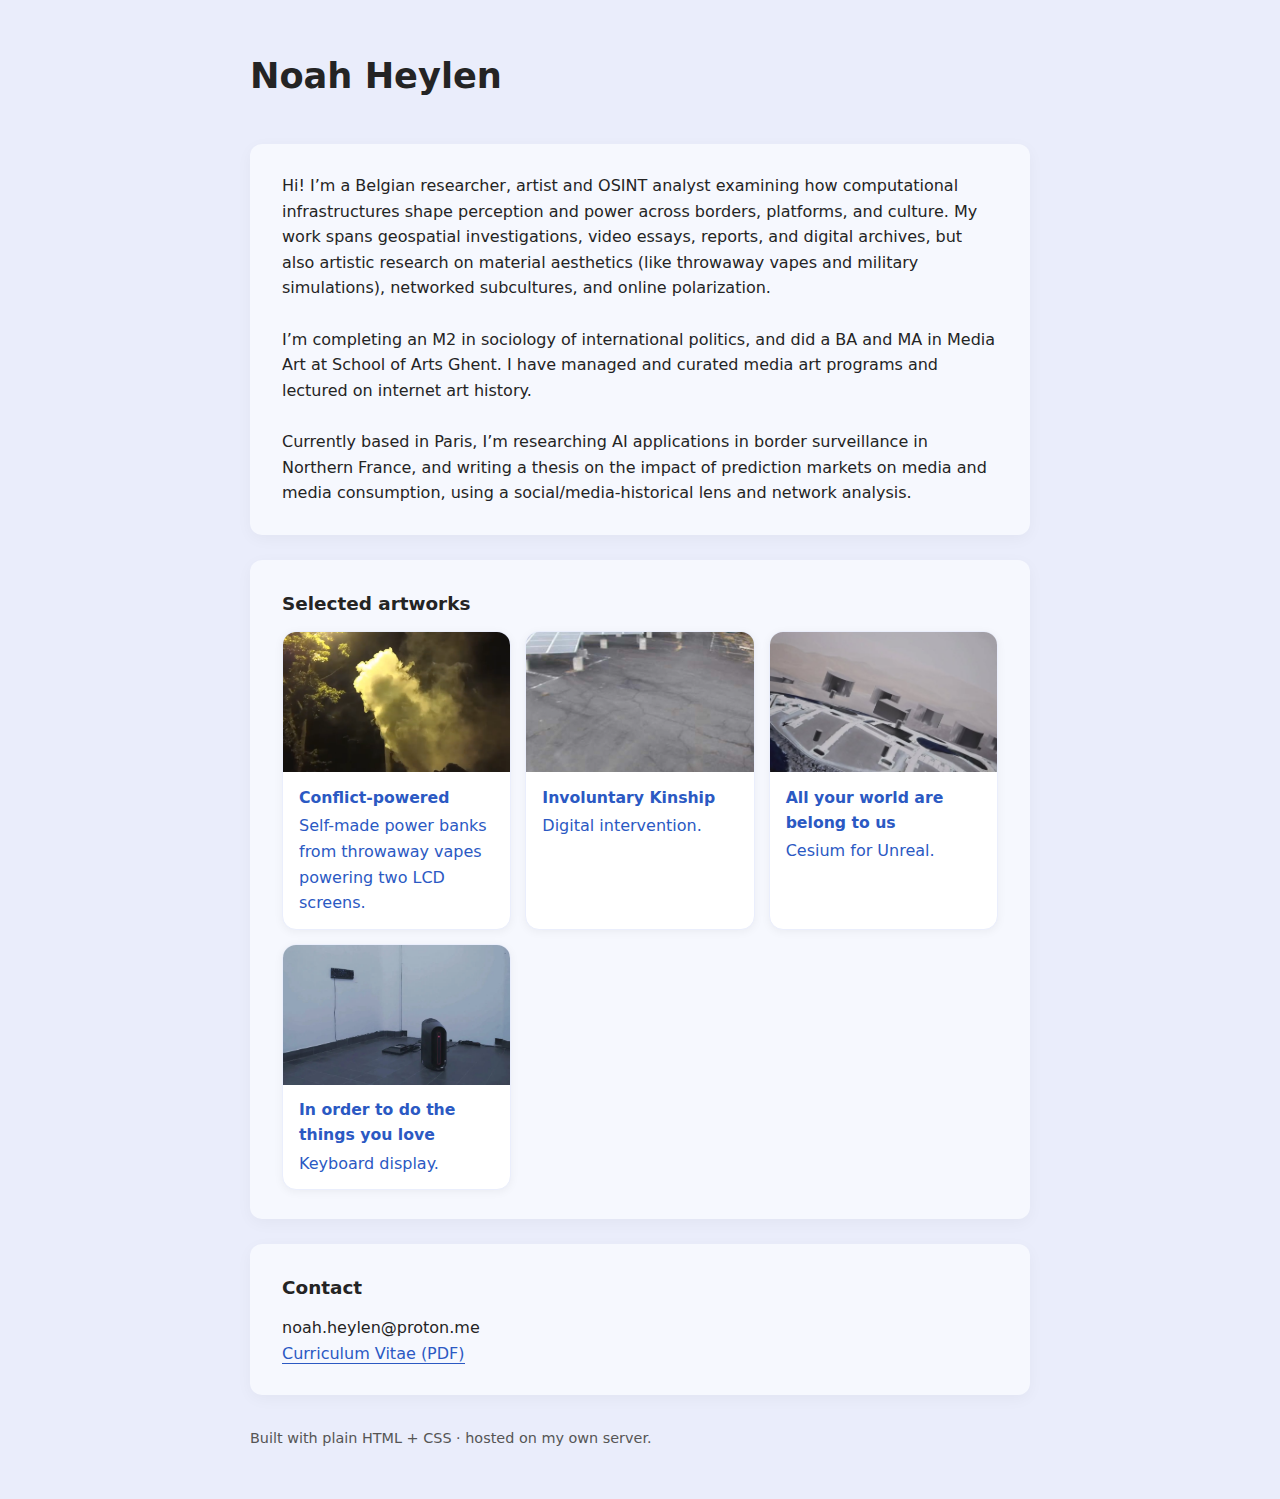
<file: index.html>
<!DOCTYPE html>
<html lang="en">
<head>
  <meta charset="UTF-8">
  <title>Noah Heylen</title>
  <meta name="viewport" content="width=device-width, initial-scale=1">

  <style>
    :root{
      --bg:#eaedfb;--text:#242424;--accent:#2b59c3;--muted:#555;--card:#f6f8fe;--radius:12px
    }
    *{box-sizing:border-box;margin:0;padding:0}
    body{
      font-family:"Inter",system-ui,sans-serif;background:var(--bg);color:var(--text);
      line-height:1.6;display:flex;justify-content:center;min-height:100vh;padding:3rem 1.5rem
    }
    main{max-width:780px;width:100%}
    header{margin-bottom:2.5rem}
    header h1{font-size:clamp(1.8rem,3vw,2.2rem);font-weight:700;margin-bottom:.5rem}
    section{background:var(--card);border-radius:var(--radius);padding:1.8rem 2rem;
      box-shadow:0 4px 16px rgba(0,0,0,.04);margin-bottom:1.6rem}
    h2{font-size:1.15rem;margin-bottom:.8rem}
    a{color:var(--accent);text-decoration:none;border-bottom:1.5px solid var(--accent)}
    a:hover{opacity:.8}
    footer{margin-top:2rem;color:var(--muted);font-size:.9rem}

    /* --- Artworks grid (add this) --- */
    .art-grid{
      display:grid;grid-template-columns:repeat(auto-fill,minmax(220px,1fr));gap:14px;margin-top:.6rem
    }
    .art-card{
      border-radius:14px;background:#fff;box-shadow:0 2px 10px rgba(0,0,0,.05);
      overflow:hidden;display:flex;flex-direction:column;border:1px solid #eaeefc
    }
    .art-card button{
      all:unset;cursor:pointer;display:block
    }
    .art-thumb{
      width:100%;height:140px;object-fit:cover;background:#dde5ff
    }
    .art-body{padding:.8rem 1rem}
    .art-title{font-weight:700;font-size:.98rem;margin:0 0 .2rem 0}
    .art-desc{color:var(--muted);font-size:.9rem}
    .art-actions{padding:0 1rem 1rem}
    .ghost-link{font-size:.9rem;border-bottom:1px dashed var(--accent)}

    /* --- Modal (native <dialog/>) --- */
    dialog{
      border:none;border-radius:16px;padding:0;max-width:720px;width:min(92vw,720px);
      box-shadow:0 20px 50px rgba(0,0,0,.25)
    }
    dialog::backdrop{background:rgba(22,25,46,.45)}
    .modal{
      display:grid;grid-template-columns:1fr;overflow:hidden;background:#fff
    }
    .modal img{width:100%;max-height:360px;object-fit:cover;background:#eef3ff}
    .modal-body{padding:1.1rem 1.25rem}
    .modal h3{margin:0 0 .35rem 0}
    .modal p{color:#444;margin:.25rem 0 .8rem 0}
    .modal .meta{color:var(--muted);font-size:.9rem;margin-bottom:.8rem}
    .modal .row{display:flex;gap:.75rem;flex-wrap:wrap}
    .btn{
      appearance:none;border:1px solid #d9dff7;background:#f8faff;border-radius:10px;
      padding:.5rem .8rem;font-size:.95rem;text-decoration:none;color:#1b2a5b
    }
    .btn:hover{background:#f0f3ff}
    .btn.primary{background:var(--accent);border-color:var(--accent);color:#fff}
    @media (min-width:680px){
      .modal{grid-template-columns:1.1fr 1fr}
      .modal img{height:100%}
    }
  </style>
</head>
<body>
  <main>
    <header><h1>Noah Heylen</h1></header>

    <section>
      <p>
        Hi! I’m a Belgian researcher, artist and OSINT analyst examining how computational infrastructures shape perception and power across borders, platforms, and culture. My work spans geospatial investigations, video essays, reports, and digital archives, but also artistic research on material aesthetics (like throwaway vapes and military simulations), networked subcultures, and online polarization.
      </p><br>
      <p>
        I’m completing an M2 in sociology of international politics, and did a BA and MA in Media Art at School of Arts Ghent. I have managed and curated media art programs and lectured on internet art history.
      </p><br>
      <p>
        Currently based in Paris, I’m  researching AI applications in border surveillance in Northern France, and writing a thesis on the impact of prediction markets on media and media consumption, using a social/media-historical lens and network analysis.
      </p>
    </section>

    <!-- —— Selected artworks (replaces your old list) —— -->
<section>
  <h2>Selected artworks</h2>

  <div class="art-grid">

    <a class="art-card" href="conflict.html" aria-label="">
      <img class="art-thumb" src="vapethumb.png" alt="videoscreenshot" loading="lazy">
      <div class="art-body">
        <div class="art-title">Conflict-powered</div>
        <p class="art-teaser">Self-made power banks from throwaway vapes powering two LCD screens.</p>
      </div>
    </a>

    <a class="art-card" href="kinship.html" aria-label="">
      <img class="art-thumb" src="kinshipthumb.png" alt="" loading="lazy">
      <div class="art-body">
        <div class="art-title">Involuntary Kinship</div>
        <p class="art-teaser">Digital intervention.</p>
      </div>
    </a>

    <a class="art-card" href="world.html" aria-label="">
      <img class="art-thumb" src="v1.jpg" alt="" loading="lazy">
      <div class="art-body">
        <div class="art-title">All your world are belong to us</div>
        <p class="art-teaser">Cesium for Unreal.</p>
      </div>
    </a>


    <a class="art-card" href="keyboard.html" aria-label="">
      <img class="art-thumb" src="keyboard_installation.png" alt="" loading="lazy">
      <div class="art-body">
        <div class="art-title">In order to do the things you love</div>
        <p class="art-teaser">Keyboard display.</p>
      </div>
    </a>

  </div>
</section>



    <section>
      <h2>Contact</h2>
      <p>noah.heylen@proton.me</p>
      <p><a href="Heylen_Noah_CV.pdf">Curriculum Vitae (PDF)</a></p>
    </section>

    <footer>Built with plain HTML + CSS · hosted on my own server.</footer>
  </main>

  <script>
    // Minimal JS to open/close native dialogs
    (function(){
      const openers = document.querySelectorAll('[data-dialog]');
      openers.forEach(el=>{
        el.addEventListener('click',()=>{
          const id = el.getAttribute('data-dialog');
          const dlg = document.getElementById(id);
          if(dlg) dlg.showModal();
        });
      });
      document.querySelectorAll('dialog [data-close]').forEach(btn=>{
        btn.addEventListener('click',()=> btn.closest('dialog')?.close());
      });
      // Close when clicking backdrop (outside content)
      document.querySelectorAll('dialog').forEach(dlg=>{
        dlg.addEventListener('click', (e)=>{
          const rect = dlg.getBoundingClientRect();
          const inside = e.clientX>=rect.left && e.clientX<=rect.right && e.clientY>=rect.top && e.clientY<=rect.bottom;
          if(!inside) dlg.close();
        });
      });
    })();
  </script>
</body>
</html>
</file>
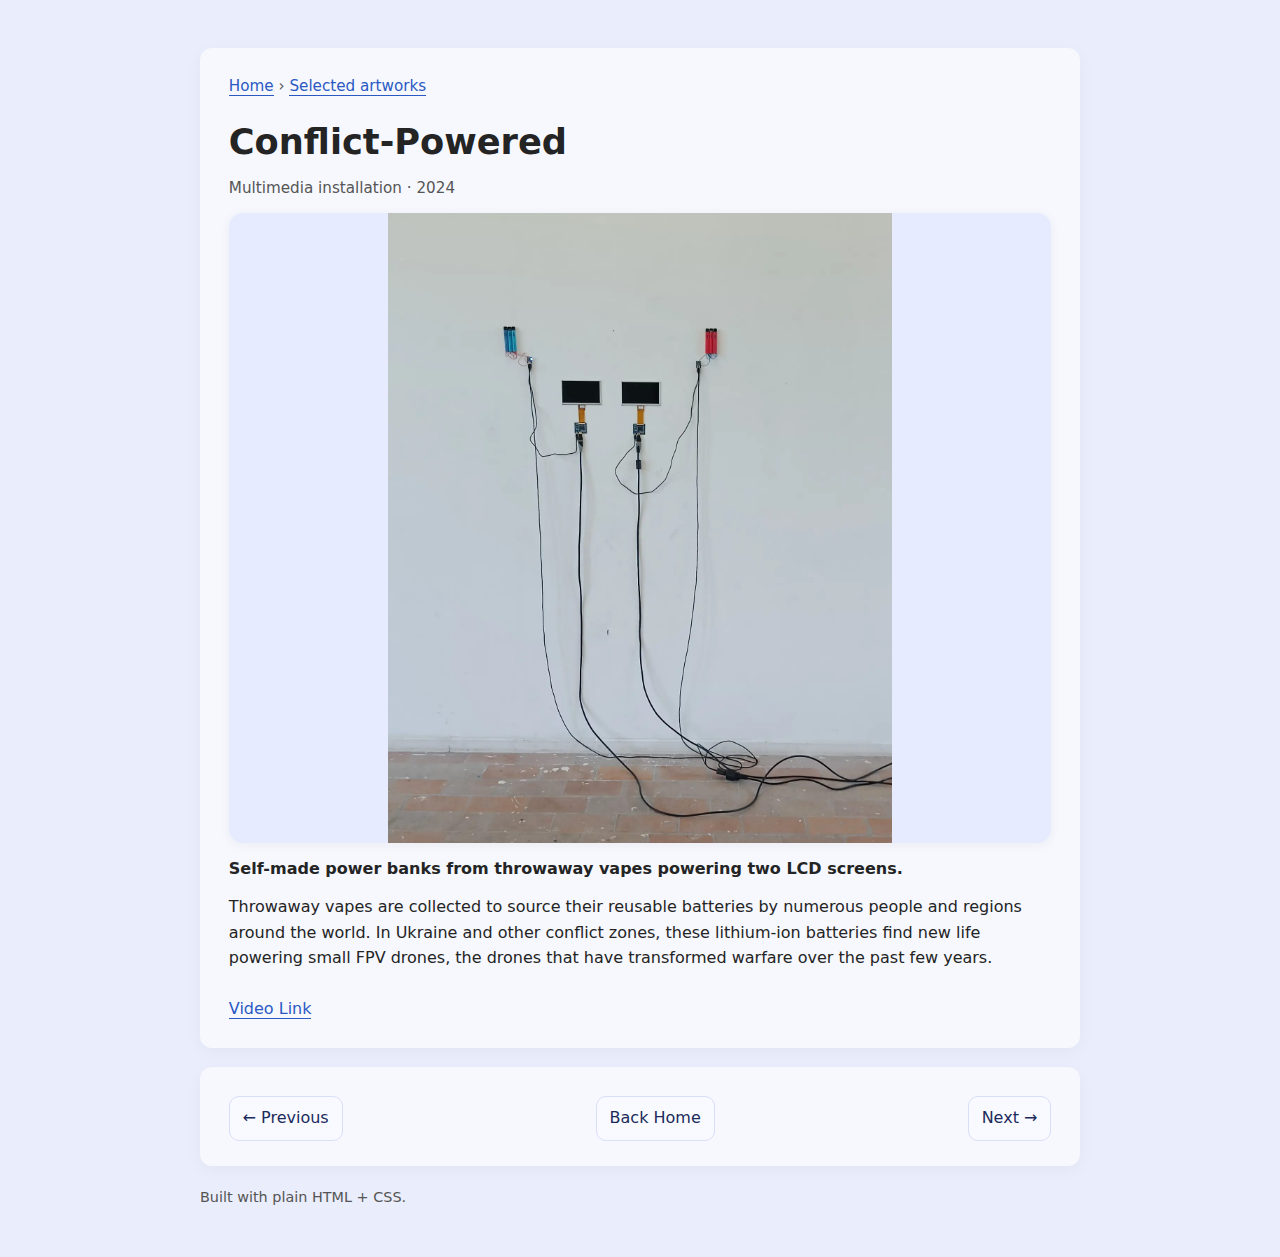
<file: conflict.html>
<!DOCTYPE html>
<html lang="en">
<head>
  <meta charset="UTF-8" />
  <title>Conflict-Powered</title>
  <meta name="viewport" content="width=device-width, initial-scale=1" />
  <style>
    :root{--bg:#eaedfb;--text:#242424;--muted:#555;--card:#f6f8fe;--radius:12px;}
    *{box-sizing:border-box;margin:0;padding:0}
    body{font-family:"Inter",system-ui,sans-serif;background:var(--bg);color:var(--text);
         line-height:1.6;display:flex;justify-content:center;padding:3rem 1.5rem;}
    .container{width:100%;max-width:880px}
    .block{background:var(--card);border-radius:var(--radius);box-shadow:0 4px 16px rgba(0,0,0,.04);
           padding:1.6rem 1.8rem;margin-bottom:1.2rem;}
    .crumb{font-size:.95rem;color:var(--muted);margin-bottom:1rem}
    .title{font-size:clamp(1.6rem,3.2vw,2.2rem);font-weight:800;margin-bottom:.35rem}
    .meta{color:var(--muted);font-size:.95rem;margin-bottom:.8rem}
    .hero{border-radius:14px;overflow:hidden;background:#e6ebff;box-shadow:0 2px 12px rgba(0,0,0,.05)}
    .hero img{width:100%;max-height:70vh;object-fit:contain;display:block}
    .prose p{margin:.8rem 0 0 0}
    .pager{display:flex;justify-content:space-between;gap:10px;margin-top:.2rem}
    .btn{display:inline-block;padding:.55rem .8rem;border-radius:10px;border:1px solid #d9dff7;
         background:#f8faff;color:#1b2a5b;text-decoration:none}
    .btn:hover{background:#f0f3ff}
    a{color:#2b59c3;text-decoration:none;border-bottom:1.5px solid #2b59c3}
    a:hover{opacity:.85}
  </style>
</head>
<body>
  <main class="container">
    <div class="block">
      <div class="crumb"><a href="/">Home</a> › <a href="/#selected-artworks">Selected artworks</a></div>
      <h1 class="title">Conflict-Powered</h1>
      <div class="meta">Multimedia installation · 2024</div>

      <figure class="hero">
        <img src="vape.png"
             alt="vape installation" loading="lazy">
      </figure>

      <article class="prose">
        <p><strong>Self-made power banks from throwaway vapes powering two LCD screens.</strong> </p>
        <p>Throwaway vapes are collected to source their reusable batteries by numerous people and regions around the world. In Ukraine and other conflict zones, these lithium-ion batteries find new life powering small FPV drones, the drones that have transformed warfare over the past few years.
</p>
<br><a href="https://youtu.be/i9r7Jv4Nt4M?si=IxQQgOIDxUjqQSxe">Video Link</a>
      </article>
    </div>

   <div class="block">
      <div class="pager">
        <a class="btn" href="keyboard.html">← Previous</a>
        <a class="btn" href="index.html">Back Home</a>
        <a class="btn" href="kinship.html">Next →</a>
      </div>
    </div>

    <footer style="color:#555;font-size:.9rem;margin-top:.8rem;">Built with plain HTML + CSS.</footer>
  </main>
</body>
</html>
</file>
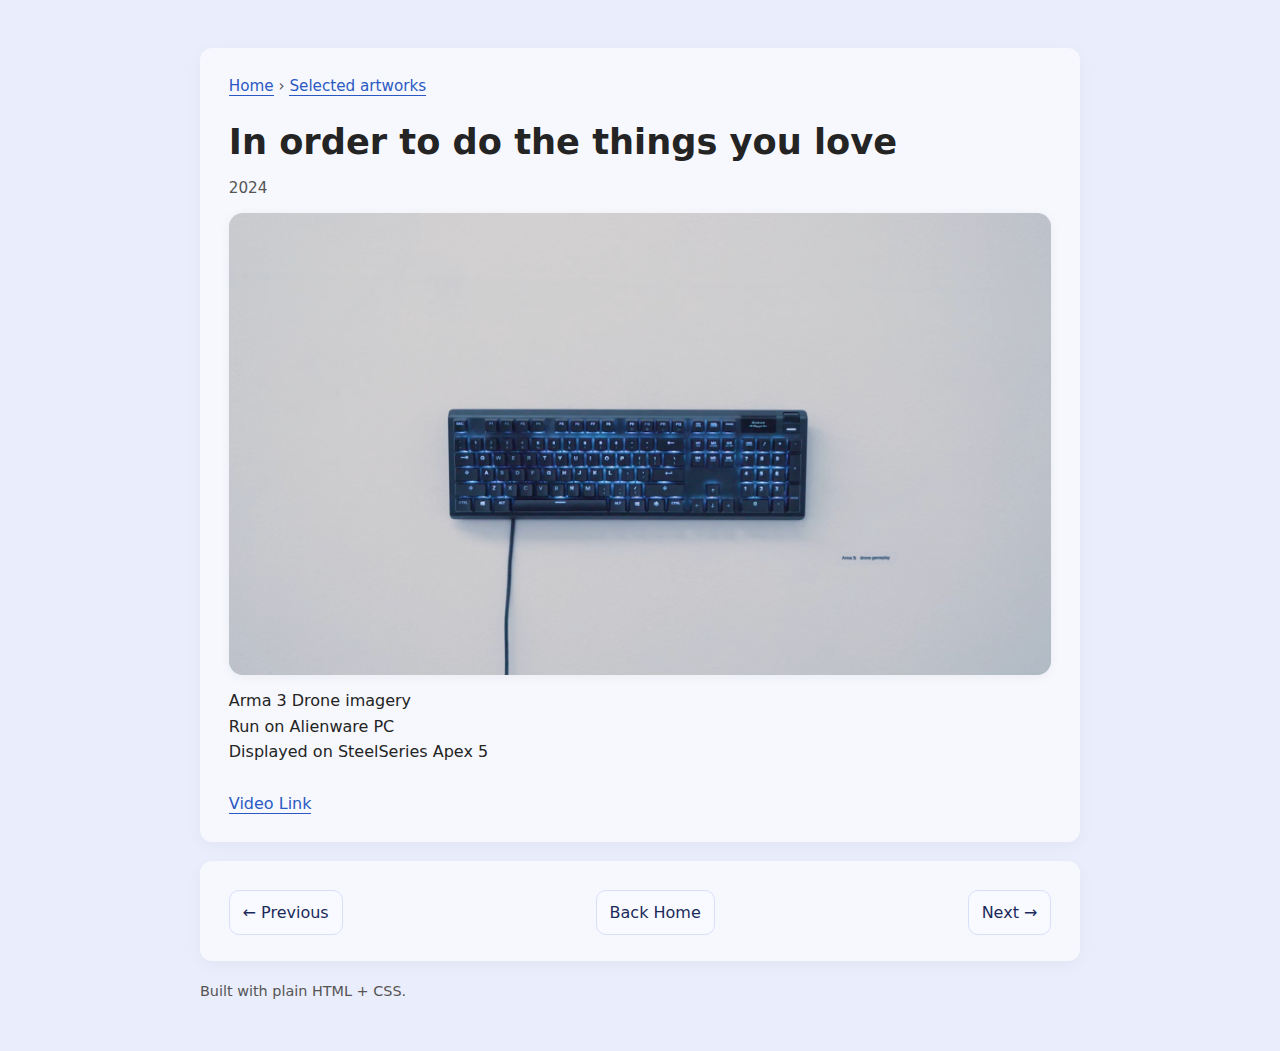
<file: keyboard.html>
<!DOCTYPE html>
<html lang="en">
<head>
  <meta charset="UTF-8" />
  <title>In order to do the things you love</title>
  <meta name="viewport" content="width=device-width, initial-scale=1" />
  <style>
    :root{--bg:#eaedfb;--text:#242424;--muted:#555;--card:#f6f8fe;--radius:12px;}
    *{box-sizing:border-box;margin:0;padding:0}
    body{font-family:"Inter",system-ui,sans-serif;background:var(--bg);color:var(--text);
         line-height:1.6;display:flex;justify-content:center;padding:3rem 1.5rem;}
    .container{width:100%;max-width:880px}
    .block{background:var(--card);border-radius:var(--radius);box-shadow:0 4px 16px rgba(0,0,0,.04);
           padding:1.6rem 1.8rem;margin-bottom:1.2rem;}
    .crumb{font-size:.95rem;color:var(--muted);margin-bottom:1rem}
    .title{font-size:clamp(1.6rem,3.2vw,2.2rem);font-weight:800;margin-bottom:.35rem}
    .meta{color:var(--muted);font-size:.95rem;margin-bottom:.8rem}
    .hero{border-radius:14px;overflow:hidden;background:#e6ebff;box-shadow:0 2px 12px rgba(0,0,0,.05)}
    .hero img{width:100%;max-height:70vh;object-fit:contain;display:block}
    .prose p{margin:.8rem 0 0 0}
    .pager{display:flex;justify-content:space-between;gap:10px;margin-top:.2rem}
    .btn{display:inline-block;padding:.55rem .8rem;border-radius:10px;border:1px solid #d9dff7;
         background:#f8faff;color:#1b2a5b;text-decoration:none}
    .btn:hover{background:#f0f3ff}
    a{color:#2b59c3;text-decoration:none;border-bottom:1.5px solid #2b59c3}
    a:hover{opacity:.85}
  </style>
</head>
<body>
  <main class="container">
    <div class="block">
      <div class="crumb"><a href="/">Home</a> › <a href="/#selected-artworks">Selected artworks</a></div>
      <h1 class="title">In order to do the things you love</h1>
      <div class="meta">2024</div>

      <figure class="hero">
        <img src="keyboard.png"
             alt="Short, concrete description of the main image" loading="lazy">
      </figure>

      <article class="prose">
        <p>Arma 3 Drone imagery <br>

Run on Alienware PC <br>

Displayed on SteelSeries Apex 5
</p>
    <br><a href="https://youtu.be/hHx3QoX3n0Y?si=POrapaot9Bx6uCy7">Video Link</a>
      </article>
    </div>

    <div class="block">
      <div class="pager">
        <a class="btn" href="world.html">← Previous</a>
        <a class="btn" href="index.html">Back Home</a>
        <a class="btn" href="conflict.html">Next →</a>
      </div>
    </div>

    <footer style="color:#555;font-size:.9rem;margin-top:.8rem;">Built with plain HTML + CSS.</footer>
  </main>
</body>
</html>
</file>
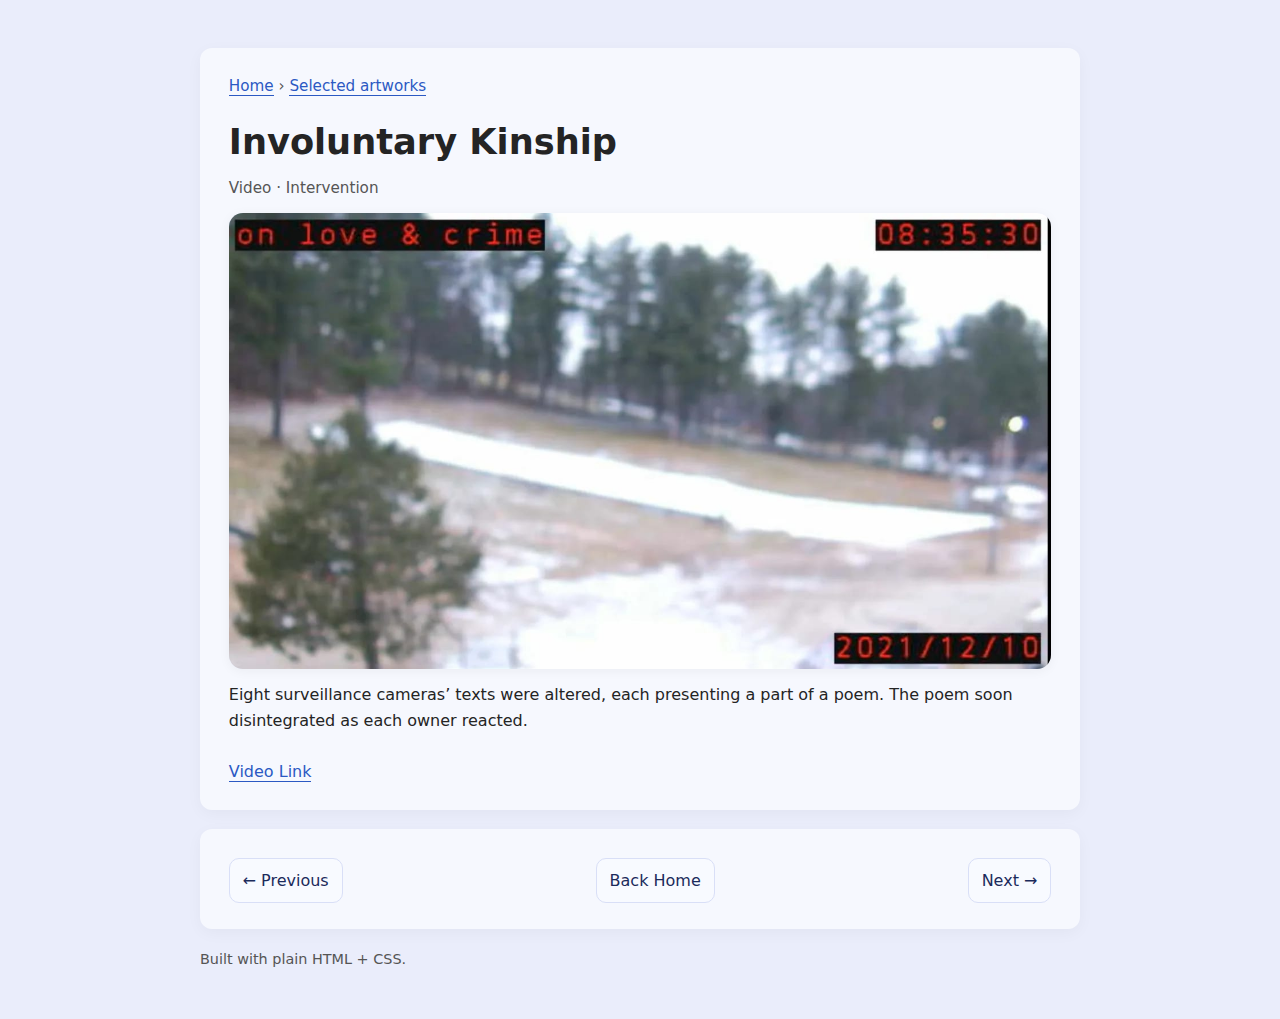
<file: kinship.html>
<!DOCTYPE html>
<html lang="en">
<head>
  <meta charset="UTF-8" />
  <title>PROJECT TITLE — Noah Heylen</title>
  <meta name="viewport" content="width=device-width, initial-scale=1" />
  <style>
    :root{--bg:#eaedfb;--text:#242424;--muted:#555;--card:#f6f8fe;--radius:12px;}
    *{box-sizing:border-box;margin:0;padding:0}
    body{font-family:"Inter",system-ui,sans-serif;background:var(--bg);color:var(--text);
         line-height:1.6;display:flex;justify-content:center;padding:3rem 1.5rem;}
    .container{width:100%;max-width:880px}
    .block{background:var(--card);border-radius:var(--radius);box-shadow:0 4px 16px rgba(0,0,0,.04);
           padding:1.6rem 1.8rem;margin-bottom:1.2rem;}
    .crumb{font-size:.95rem;color:var(--muted);margin-bottom:1rem}
    .title{font-size:clamp(1.6rem,3.2vw,2.2rem);font-weight:800;margin-bottom:.35rem}
    .meta{color:var(--muted);font-size:.95rem;margin-bottom:.8rem}
    .hero{border-radius:14px;overflow:hidden;background:#e6ebff;box-shadow:0 2px 12px rgba(0,0,0,.05)}
    .hero img{width:100%;max-height:70vh;object-fit:contain;display:block}
    .prose p{margin:.8rem 0 0 0}
    .pager{display:flex;justify-content:space-between;gap:10px;margin-top:.2rem}
    .btn{display:inline-block;padding:.55rem .8rem;border-radius:10px;border:1px solid #d9dff7;
         background:#f8faff;color:#1b2a5b;text-decoration:none}
    .btn:hover{background:#f0f3ff}
    a{color:#2b59c3;text-decoration:none;border-bottom:1.5px solid #2b59c3}
    a:hover{opacity:.85}
  </style>
</head>
<body>
  <main class="container">
    <div class="block">
      <div class="crumb"><a href="/">Home</a> › <a href="/#selected-artworks">Selected artworks</a></div>
      <h1 class="title">Involuntary Kinship</h1>
      <div class="meta">Video · Intervention</div>

      <figure class="hero">
        <img src="kinship.jpeg"
             alt="" loading="lazy">
      </figure>

      <article class="prose">
      
        <p>Eight surveillance cameras’ texts were altered, each presenting a part of a poem. The poem soon disintegrated as each owner reacted.
</p>
<br>
<a href="https://vimeo.com/777367140?fl=ip&fe=ec">Video Link</a>
      </article>
    </div>

    

    <div class="block">
      <div class="pager">
        <a class="btn" href="conflict.html">← Previous</a>
        <a class="btn" href="index.html">Back Home</a>
        <a class="btn" href="world.html">Next →</a>
      </div>
    </div>

    <footer style="color:#555;font-size:.9rem;margin-top:.8rem;">Built with plain HTML + CSS.</footer>
  </main>
</body>
</html>
</file>
